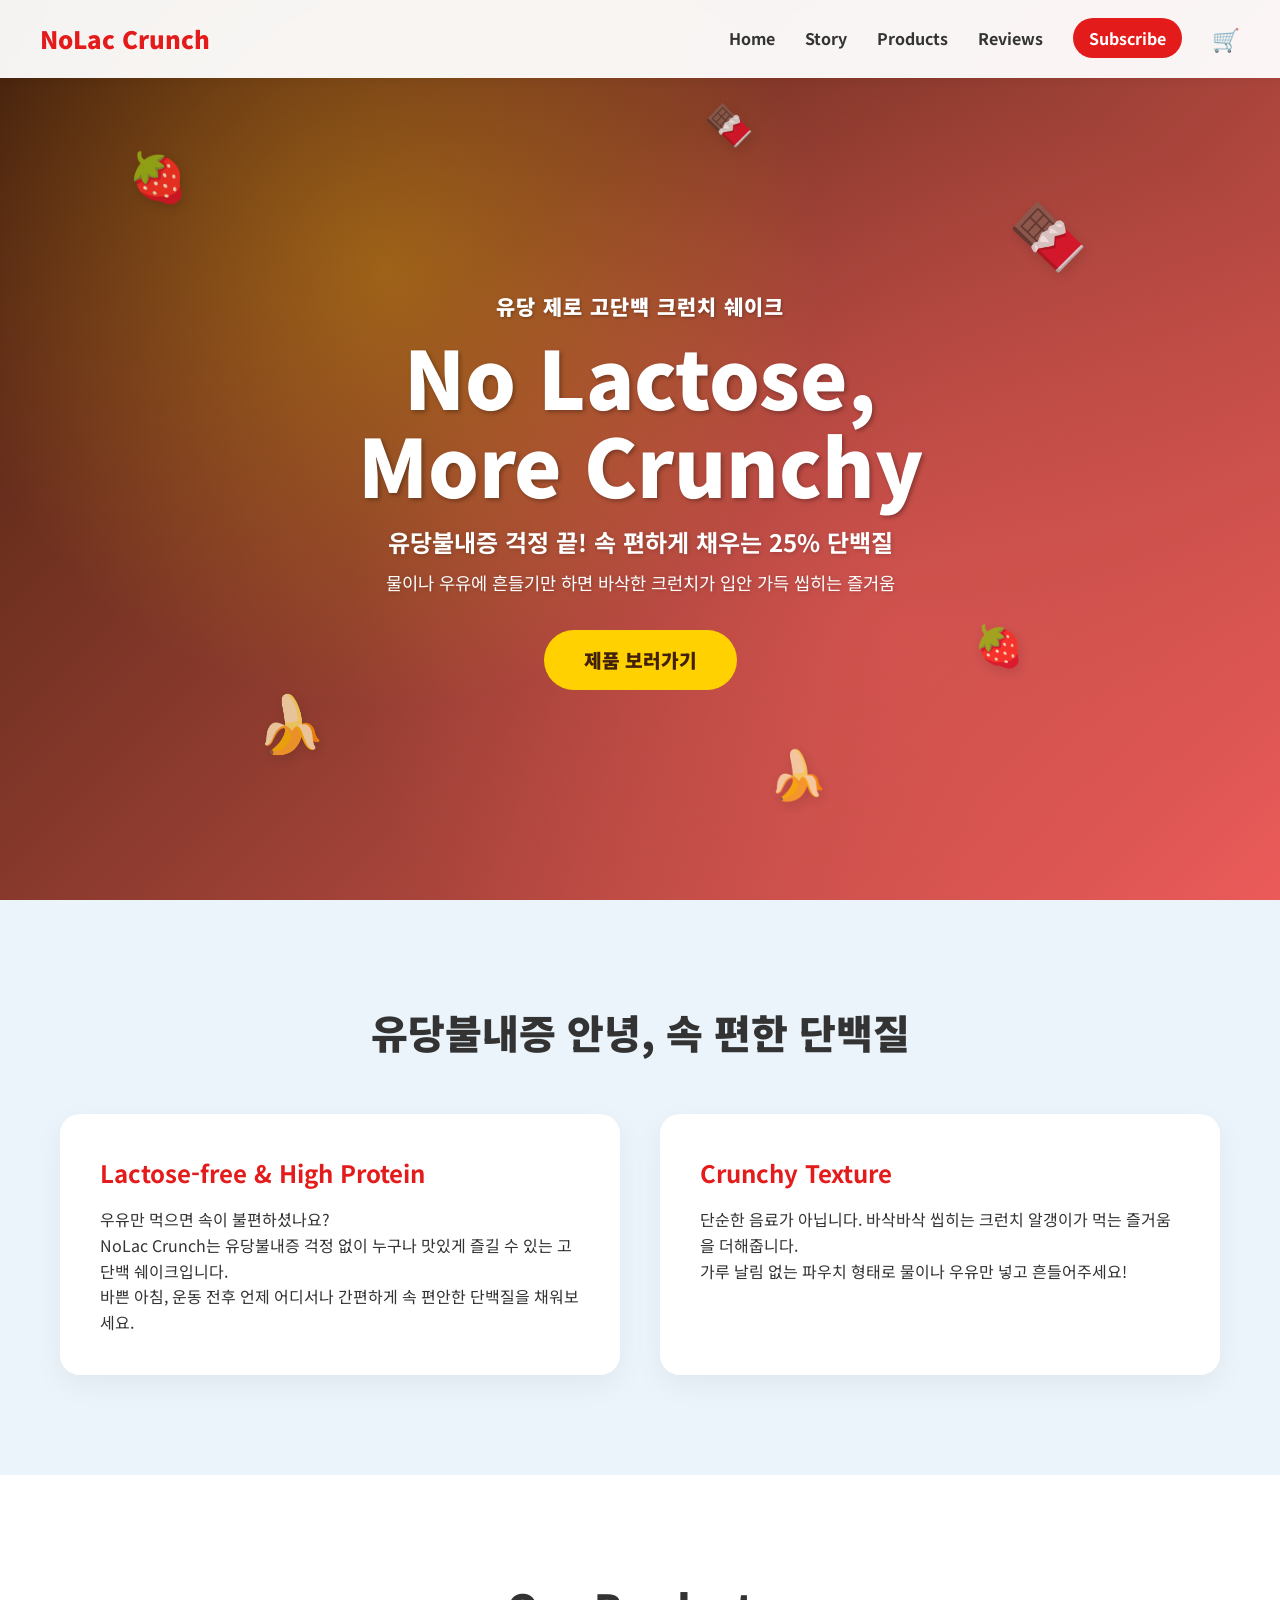
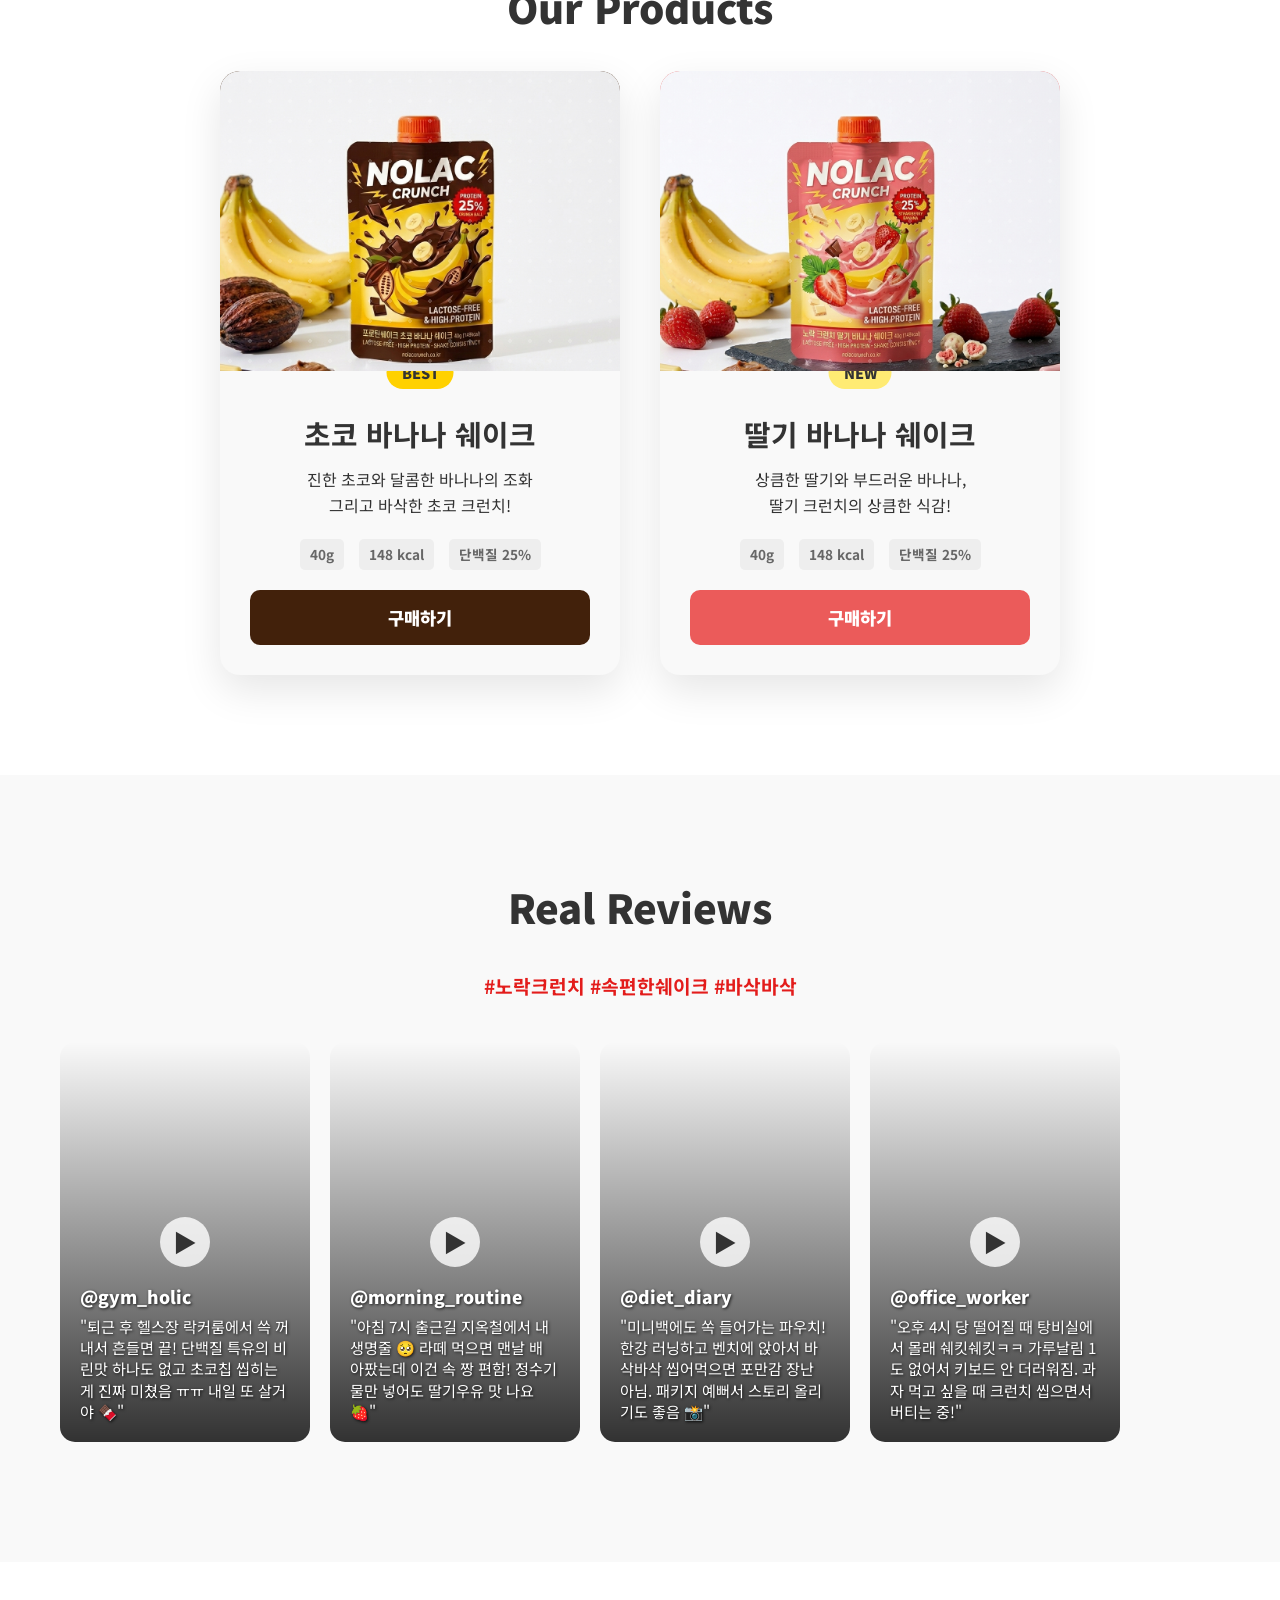
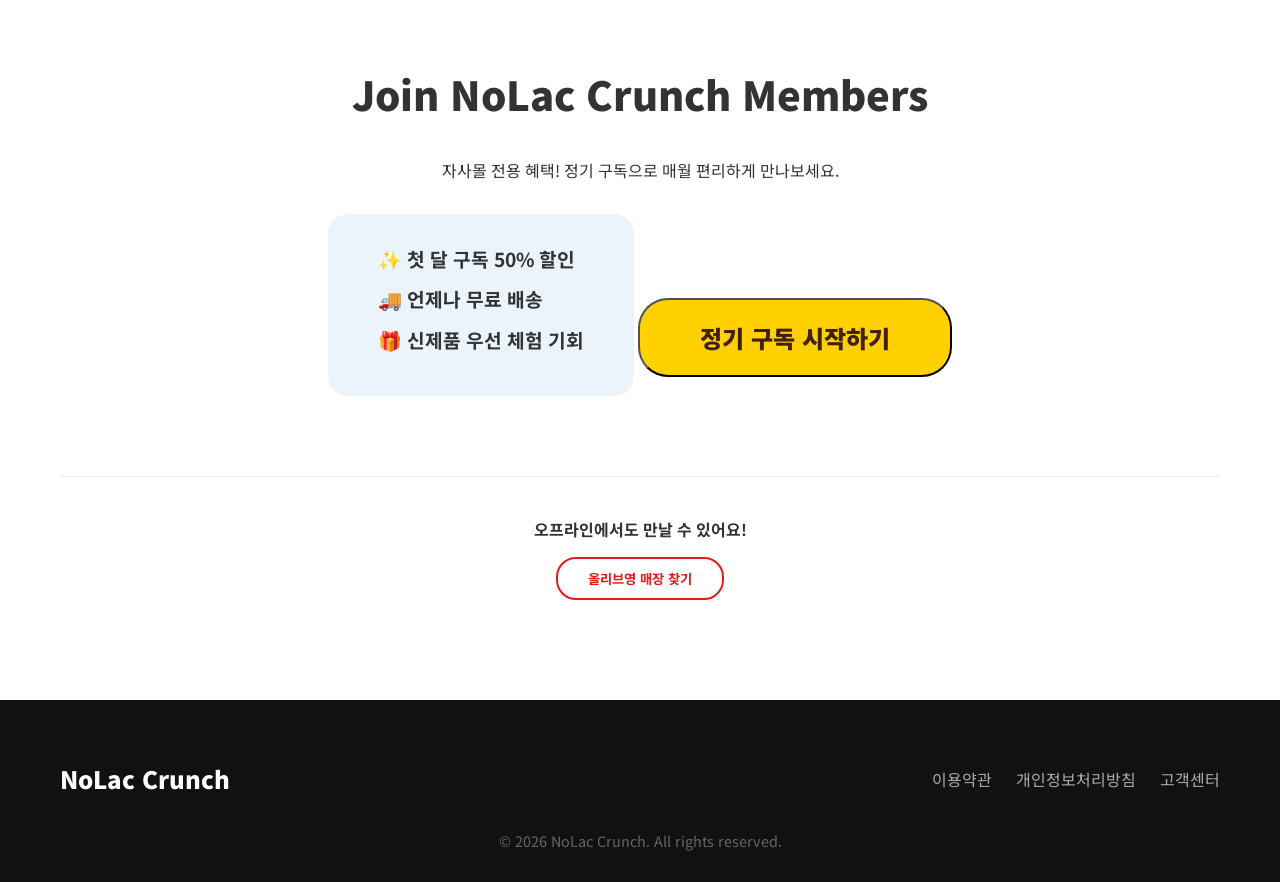
<file: index.html>
<!DOCTYPE html>
<html lang="ko">
<head>
    <meta charset="UTF-8">
    <meta name="viewport" content="width=device-width, initial-scale=1.0">
    <title>NoLac Crunch - 유당은 빼고, 바삭함은 더하다</title>
    <link rel="stylesheet" href="style.css">
    <link href="https://fonts.googleapis.com/css2?family=Noto+Sans+KR:wght@400;700;900&display=swap" rel="stylesheet">
</head>
<body>
    <header class="header">
        <div class="logo">NoLac Crunch</div>
        <nav>
            <ul>
                <li><a href="#hero">Home</a></li>
                <li><a href="#story">Story</a></li>
                <li><a href="#products">Products</a></li>
                <li><a href="#reviews">Reviews</a></li>
                <li><a href="#subscribe" class="btn-subscribe-nav">Subscribe</a></li>
                <li><a href="#" class="cart-icon" onclick="event.preventDefault();">🛒<span class="cart-badge" style="display:none;">0</span></a></li>
            </ul>
        </nav>
    </header>

    <main>
        <section id="hero" class="hero-section">
            <div class="hero-content">
                <p class="animate-up" style="font-size: 1.3rem; font-weight: 900; color: #fff; margin-bottom: 0.5rem; letter-spacing: 1px; text-shadow: 1px 1px 3px rgba(0,0,0,0.3);">유당 제로 고단백 크런치 쉐이크</p>
                <h1 class="animate-up delay-1">No Lactose,<br>More Crunchy</h1>
                <p class="animate-up delay-2" style="margin-bottom: 0.5rem; font-size: 1.5rem;">유당불내증 걱정 끝! 속 편하게 채우는 25% 단백질</p>
                <p class="animate-up delay-2" style="font-size: 1.1rem; font-weight: 400; opacity: 0.9;">물이나 우유에 흔들기만 하면 바삭한 크런치가 입안 가득 씹히는 즐거움</p>
                <div style="margin-top: 2rem;">
                    <a href="#products" class="btn-primary animate-up delay-2">제품 보러가기</a>
                </div>
            </div>
            <div class="hero-bg-overlay"></div>
            <div class="floating-elements">
                <span class="float-item float-1">🍓</span>
                <span class="float-item float-2">🍫</span>
                <span class="float-item float-3">🍌</span>
                <span class="float-item float-4">🍓</span>
                <span class="float-item float-5">🍫</span>
                <span class="float-item float-6">🍌</span>
            </div>
        </section>

        <section id="story" class="story-section">
            <div class="container">
                <h2>유당불내증 안녕, 속 편한 단백질</h2>
                <div class="story-content">
                    <div class="story-text">
                        <h3>Lactose-free & High Protein</h3>
                        <p>우유만 먹으면 속이 불편하셨나요?<br>NoLac Crunch는 유당불내증 걱정 없이 누구나 맛있게 즐길 수 있는 고단백 쉐이크입니다.</p>
                        <p>바쁜 아침, 운동 전후 언제 어디서나 간편하게 속 편안한 단백질을 채워보세요.</p>
                    </div>
                    <div class="story-text">
                        <h3>Crunchy Texture</h3>
                        <p>단순한 음료가 아닙니다. 바삭바삭 씹히는 크런치 알갱이가 먹는 즐거움을 더해줍니다.</p>
                        <p>가루 날림 없는 파우치 형태로 물이나 우유만 넣고 흔들어주세요!</p>
                    </div>
                </div>
            </div>
        </section>

        <section id="products" class="products-section">
            <div class="container">
                <h2>Our Products</h2>
                <div class="product-grid">
                    <div class="product-card choco">
                        <div class="product-image choco-img">
                             <img src="images/choco-banana.png" alt="초코 바나나 쉐이크" style="width: 100%; height: 100%; object-fit: cover; position: relative; z-index: 2;">
                             <div class="crunch-effect" style="z-index: 3;"></div>
                        </div>
                        <div class="product-info">
                            <span class="badge choco-badge">BEST</span>
                            <h3>초코 바나나 쉐이크</h3>
                            <p>진한 초코와 달콤한 바나나의 조화<br>그리고 바삭한 초코 크런치!</p>
                            <ul class="nutrition">
                                <li>40g</li>
                                <li>148 kcal</li>
                                <li>단백질 25%</li>
                            </ul>
                            <button class="btn-buy" onclick="addToCart('초코 바나나 쉐이크')">구매하기</button>
                        </div>
                    </div>

                    <div class="product-card strawberry">
                        <div class="product-image strawberry-img">
                            <img src="images/strawberry-banana.png" alt="딸기 바나나 쉐이크" style="width: 100%; height: 100%; object-fit: cover; position: relative; z-index: 2;">
                            <div class="crunch-effect" style="z-index: 3;"></div>
                        </div>
                        <div class="product-info">
                            <span class="badge strawberry-badge">NEW</span>
                            <h3>딸기 바나나 쉐이크</h3>
                            <p>상큼한 딸기와 부드러운 바나나,<br>딸기 크런치의 상큼한 식감!</p>
                            <ul class="nutrition">
                                <li>40g</li>
                                <li>148 kcal</li>
                                <li>단백질 25%</li>
                            </ul>
                            <button class="btn-buy" onclick="location.href='strawberry-banana.html'">구매하기</button>
                        </div>
                    </div>
                </div>
            </div>
        </section>

        <section id="reviews" class="reviews-section">
            <div class="container">
                <h2>Real Reviews</h2>
                <p class="subtitle">#노락크런치 #속편한쉐이크 #바삭바삭</p>
                <div class="review-gallery">
                    <div class="review-item" style="background: linear-gradient(to bottom, transparent, rgba(0,0,0,0.8)), url('https://images.unsplash.com/photo-1517836357463-d25dfeac3438?auto=format&fit=crop&q=80&w=400') center/cover;">
                        <div class="play-btn">▶</div>
                        <div class="review-text">
                            <span class="review-id">@gym_holic</span>
                            <p class="review-quote">"퇴근 후 헬스장 락커룸에서 쓱 꺼내서 흔들면 끝! 단백질 특유의 비린맛 하나도 없고 초코칩 씹히는게 진짜 미쳤음 ㅠㅠ 내일 또 살거야 🍫"</p>
                        </div>
                    </div>
                    <div class="review-item" style="background: linear-gradient(to bottom, transparent, rgba(0,0,0,0.8)), url('https://images.unsplash.com/photo-1546069901-ba9599a7e63c?auto=format&fit=crop&q=80&w=400') center/cover;">
                        <div class="play-btn">▶</div>
                        <div class="review-text">
                            <span class="review-id">@morning_routine</span>
                            <p class="review-quote">"아침 7시 출근길 지옥철에서 내 생명줄 🥺 라떼 먹으면 맨날 배 아팠는데 이건 속 짱 편함! 정수기 물만 넣어도 딸기우유 맛 나요 🍓"</p>
                        </div>
                    </div>
                    <div class="review-item" style="background: linear-gradient(to bottom, transparent, rgba(0,0,0,0.8)), url('https://images.unsplash.com/photo-1526506114631-50e56cc180d2?auto=format&fit=crop&q=80&w=400') center/cover;">
                        <div class="play-btn">▶</div>
                        <div class="review-text">
                            <span class="review-id">@diet_diary</span>
                            <p class="review-quote">"미니백에도 쏙 들어가는 파우치! 한강 러닝하고 벤치에 앉아서 바삭바삭 씹어먹으면 포만감 장난 아님. 패키지 예뻐서 스토리 올리기도 좋음 📸"</p>
                        </div>
                    </div>
                    <div class="review-item" style="background: linear-gradient(to bottom, transparent, rgba(0,0,0,0.8)), url('https://images.unsplash.com/photo-1498837167922-41c53b4f05f0?auto=format&fit=crop&q=80&w=400') center/cover;">
                        <div class="play-btn">▶</div>
                        <div class="review-text">
                            <span class="review-id">@office_worker</span>
                            <p class="review-quote">"오후 4시 당 떨어질 때 탕비실에서 몰래 쉐킷쉐킷ㅋㅋ 가루날림 1도 없어서 키보드 안 더러워짐. 과자 먹고 싶을 때 크런치 씹으면서 버티는 중!"</p>
                        </div>
                    </div>
                </div>
            </div>
        </section>

        <section id="subscribe" class="subscribe-section">
            <div class="container">
                <h2>Join NoLac Crunch Members</h2>
                <p>자사몰 전용 혜택! 정기 구독으로 매월 편리하게 만나보세요.</p>
                <div class="benefits-box">
                    <ul>
                        <li>✨ 첫 달 구독 50% 할인</li>
                        <li>🚚 언제나 무료 배송</li>
                        <li>🎁 신제품 우선 체험 기회</li>
                    </ul>
                </div>
                <button class="btn-primary large" onclick="location.href='subscribe.html'">정기 구독 시작하기</button>
                <div class="offline-stores">
                    <p>오프라인에서도 만날 수 있어요!</p>
                    <button class="btn-secondary" onclick="location.href='stores.html'">올리브영 매장 찾기</button>
                </div>
            </div>
        </section>
    </main>

    <footer>
        <div class="container">
            <div class="footer-content">
                <div class="brand">NoLac Crunch</div>
                <div class="links">
                    <a href="#">이용약관</a>
                    <a href="#">개인정보처리방침</a>
                    <a href="#">고객센터</a>
                </div>
            </div>
            <p class="copyright">&copy; 2026 NoLac Crunch. All rights reserved.</p>
        </div>
    </footer>

    <script src="script.js"></script>
</body>
</html>
</file>
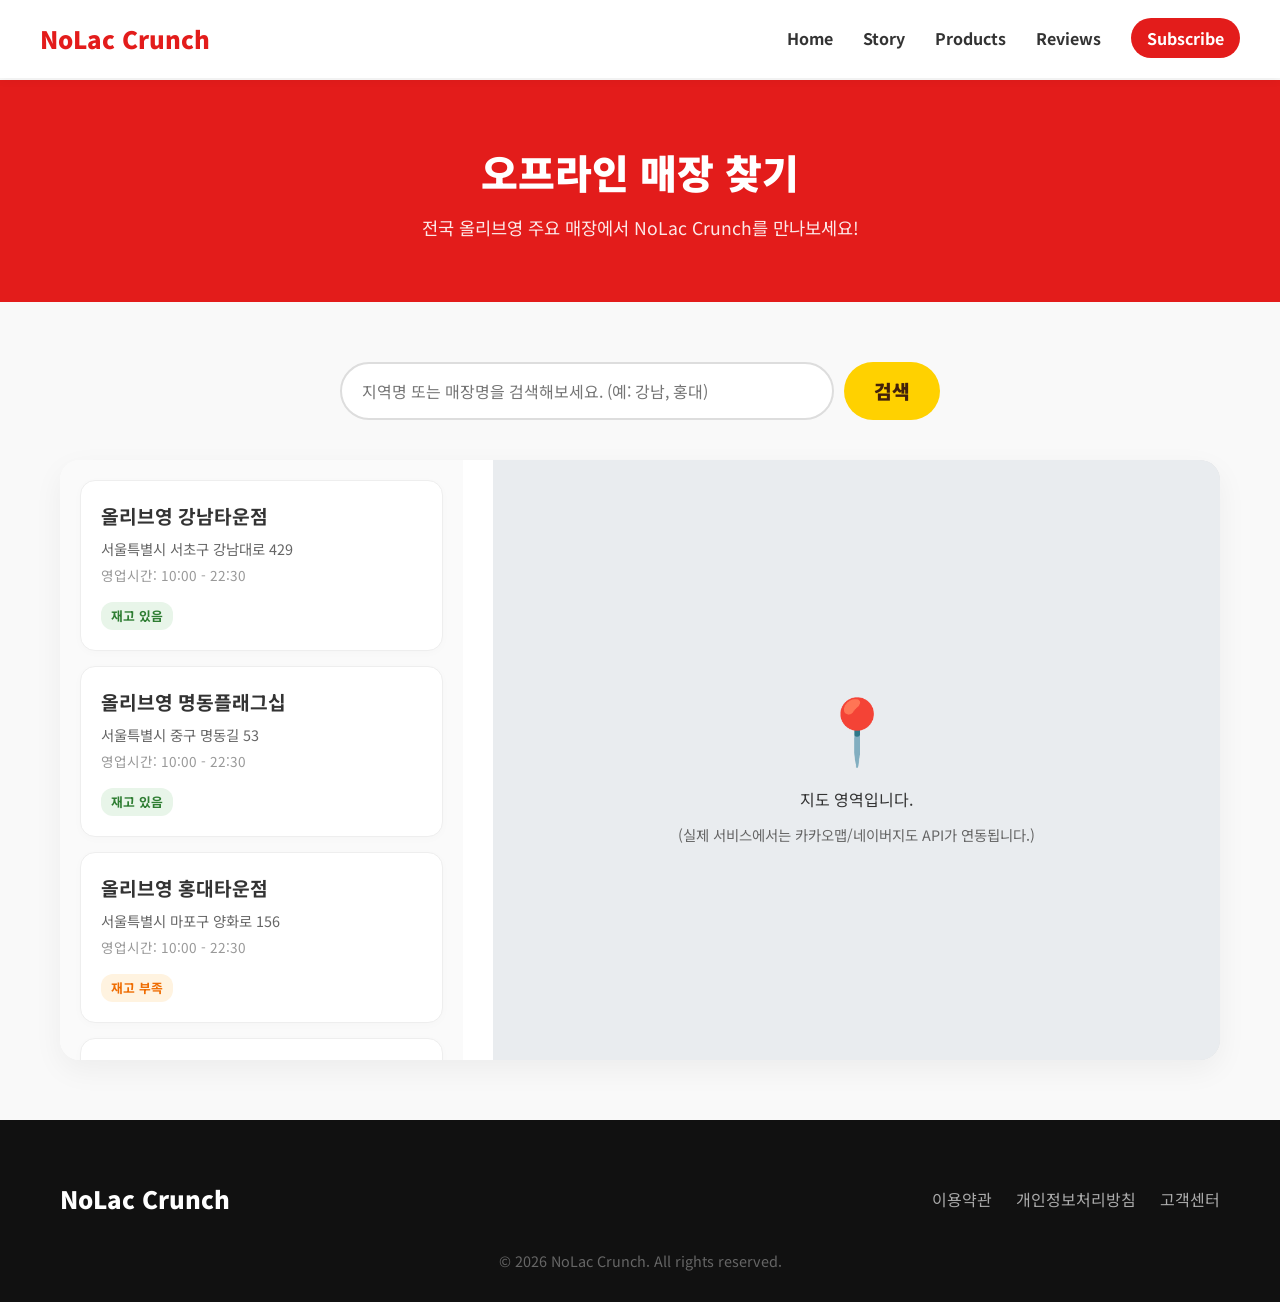
<file: stores.html>
<!DOCTYPE html>
<html lang="ko">
<head>
    <meta charset="UTF-8">
    <meta name="viewport" content="width=device-width, initial-scale=1.0">
    <title>매장 찾기 - NoLac Crunch</title>
    <link rel="stylesheet" href="style.css">
    <link href="https://fonts.googleapis.com/css2?family=Noto+Sans+KR:wght@400;700;900&display=swap" rel="stylesheet">
</head>
<body>
    <header class="header">
        <div class="logo" style="cursor:pointer;" onclick="location.href='index.html'">NoLac Crunch</div>
        <nav>
            <ul>
                <li><a href="index.html#hero">Home</a></li>
                <li><a href="index.html#story">Story</a></li>
                <li><a href="index.html#products">Products</a></li>
                <li><a href="index.html#reviews">Reviews</a></li>
                <li><a href="subscribe.html" class="btn-subscribe-nav">Subscribe</a></li>
            </ul>
        </nav>
    </header>

    <main class="stores-page">
        <section class="stores-hero">
            <div class="container">
                <h1>오프라인 매장 찾기</h1>
                <p>전국 올리브영 주요 매장에서 NoLac Crunch를 만나보세요!</p>
            </div>
        </section>

        <section class="stores-content">
            <div class="container">
                <div class="search-bar">
                    <input type="text" placeholder="지역명 또는 매장명을 검색해보세요. (예: 강남, 홍대)">
                    <button class="btn-primary">검색</button>
                </div>

                <div class="stores-layout">
                    <div class="stores-list">
                        <div class="store-card">
                            <h3>올리브영 강남타운점</h3>
                            <p class="store-address">서울특별시 서초구 강남대로 429</p>
                            <p class="store-hours">영업시간: 10:00 - 22:30</p>
                            <span class="stock-status in-stock">재고 있음</span>
                        </div>
                        <div class="store-card">
                            <h3>올리브영 명동플래그십</h3>
                            <p class="store-address">서울특별시 중구 명동길 53</p>
                            <p class="store-hours">영업시간: 10:00 - 22:30</p>
                            <span class="stock-status in-stock">재고 있음</span>
                        </div>
                        <div class="store-card">
                            <h3>올리브영 홍대타운점</h3>
                            <p class="store-address">서울특별시 마포구 양화로 156</p>
                            <p class="store-hours">영업시간: 10:00 - 22:30</p>
                            <span class="stock-status low-stock">재고 부족</span>
                        </div>
                        <div class="store-card">
                            <h3>올리브영 부산서면점</h3>
                            <p class="store-address">부산광역시 부산진구 중앙대로 692</p>
                            <p class="store-hours">영업시간: 10:30 - 22:00</p>
                            <span class="stock-status in-stock">재고 있음</span>
                        </div>
                        <div class="store-card">
                            <h3>올리브영 대구동성로점</h3>
                            <p class="store-address">대구광역시 중구 동성로 25</p>
                            <p class="store-hours">영업시간: 10:30 - 22:00</p>
                            <span class="stock-status out-of-stock">품절</span>
                        </div>
                    </div>
                    
                    <div class="stores-map">
                        <!-- 지도 API가 연동될 플레이스홀더 영역 -->
                        <div class="map-placeholder">
                            <div class="map-icon">📍</div>
                            <p>지도 영역입니다.</p>
                            <p style="font-size: 0.9rem; color: #666; margin-top: 10px;">(실제 서비스에서는 카카오맵/네이버지도 API가 연동됩니다.)</p>
                        </div>
                    </div>
                </div>
            </div>
        </section>
    </main>

    <footer>
        <div class="container">
            <div class="footer-content">
                <div class="brand">NoLac Crunch</div>
                <div class="links">
                    <a href="#">이용약관</a>
                    <a href="#">개인정보처리방침</a>
                    <a href="#">고객센터</a>
                </div>
            </div>
            <p class="copyright">&copy; 2026 NoLac Crunch. All rights reserved.</p>
        </div>
    </footer>

    <script src="script.js"></script>
</body>
</html>
</file>
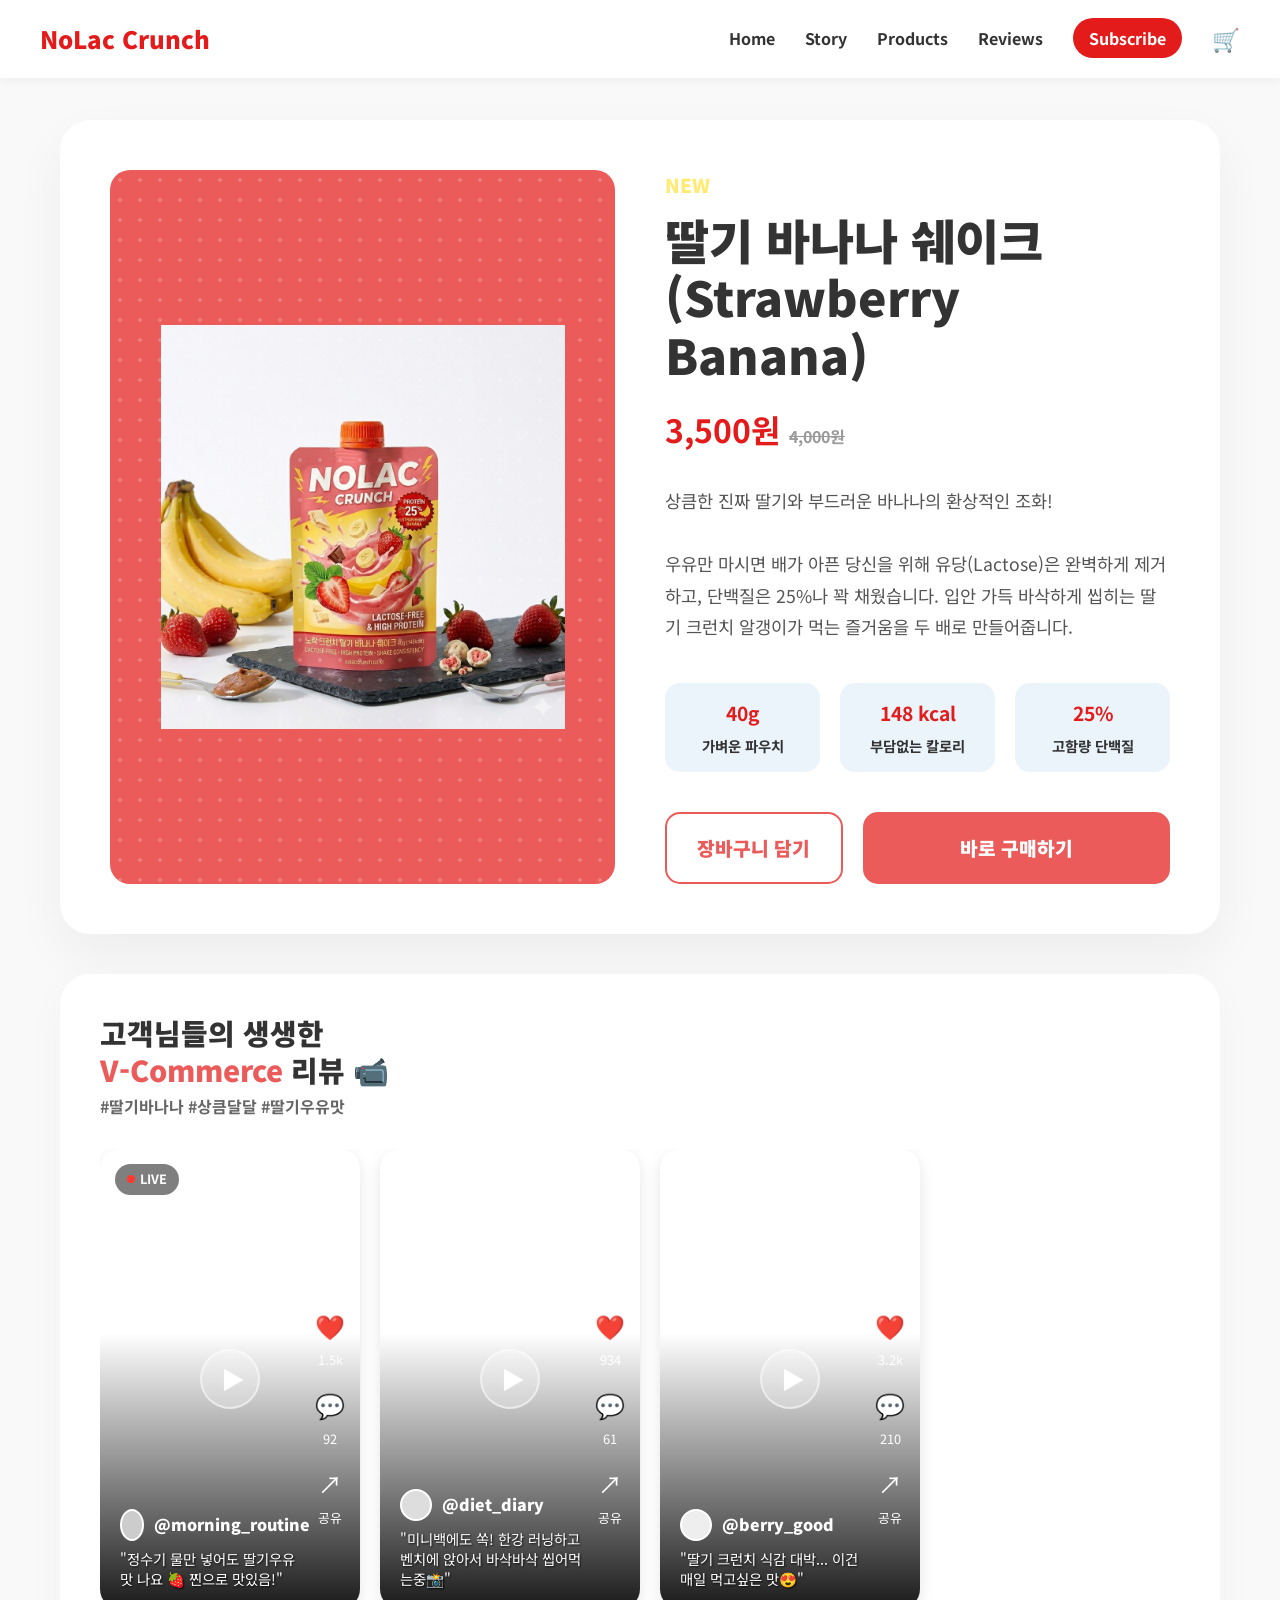
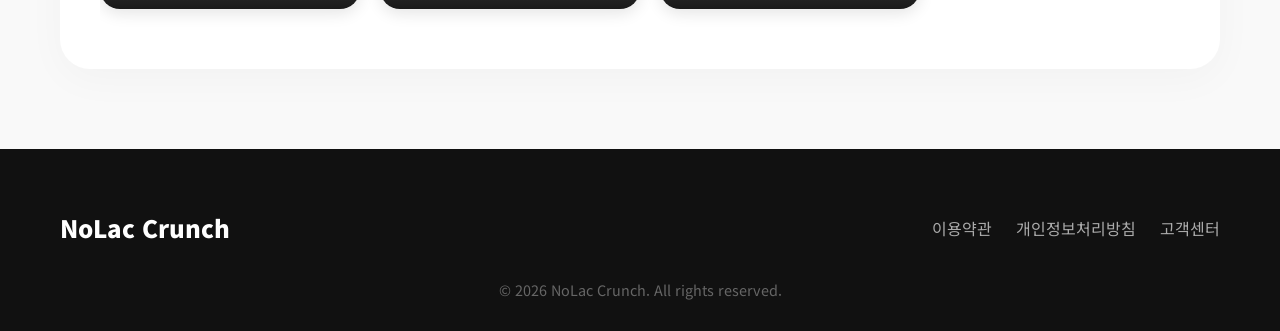
<file: strawberry-banana.html>
<!DOCTYPE html>
<html lang="ko">
<head>
    <meta charset="UTF-8">
    <meta name="viewport" content="width=device-width, initial-scale=1.0">
    <title>딸기 바나나 쉐이크 - NoLac Crunch</title>
    <link rel="stylesheet" href="style.css">
    <link href="https://fonts.googleapis.com/css2?family=Noto+Sans+KR:wght@400;700;900&display=swap" rel="stylesheet">
    <style>
        /* 딸기 바나나 전용 색상 오버라이드 */
        .detail-image-box { background-color: var(--color-berry-main); }
        .detail-category { color: var(--color-berry-point); }
        .btn-cart { border-color: var(--color-berry-main); color: var(--color-berry-main); }
        .btn-cart:hover { background: var(--color-bg-sub); }
        .btn-buy-now { background: var(--color-berry-main); }
        .btn-buy-now:hover { background: #c94d4d; }
    </style>
</head>
<body>
    <header class="header">
        <div class="logo"><a href="index.html">NoLac Crunch</a></div>
        <nav>
            <ul>
                <li><a href="index.html#hero">Home</a></li>
                <li><a href="index.html#story">Story</a></li>
                <li><a href="index.html#products">Products</a></li>
                <li><a href="index.html#reviews">Reviews</a></li>
                <li><a href="index.html#subscribe" class="btn-subscribe-nav">Subscribe</a></li>
                <li><a href="#" class="cart-icon" onclick="event.preventDefault();">🛒<span class="cart-badge" style="display:none;">0</span></a></li>
            </ul>
        </nav>
    </header>

    <main>
        <section class="product-detail-section">
            <div class="container">
                <div class="detail-container">
                    <!-- 왼쪽: 제품 이미지 -->
                    <div class="detail-image-box">
                        <img src="images/strawberry-banana.png" alt="딸기 바나나 쉐이크">
                        <div class="crunch-effect" style="z-index: 3;"></div>
                    </div>
                    
                    <!-- 오른쪽: 제품 정보 -->
                    <div class="detail-info-box">
                        <span class="detail-category">NEW</span>
                        <h1 class="detail-title">딸기 바나나 쉐이크<br>(Strawberry Banana)</h1>
                        <p class="detail-price">3,500원 <span style="font-size: 1rem; color: #999; text-decoration: line-through;">4,000원</span></p>
                        
                        <p class="detail-desc">
                            상큼한 진짜 딸기와 부드러운 바나나의 환상적인 조화!
                            <br><br>
                            우유만 마시면 배가 아픈 당신을 위해 유당(Lactose)은 완벽하게 제거하고, 
                            단백질은 25%나 꽉 채웠습니다. 입안 가득 바삭하게 씹히는 딸기 크런치 알갱이가 
                            먹는 즐거움을 두 배로 만들어줍니다.
                        </p>

                        <div class="detail-features">
                            <div class="feature-item">
                                <h4>40g</h4>
                                <p>가벼운 파우치</p>
                            </div>
                            <div class="feature-item">
                                <h4>148 kcal</h4>
                                <p>부담없는 칼로리</p>
                            </div>
                            <div class="feature-item">
                                <h4>25%</h4>
                                <p>고함량 단백질</p>
                            </div>
                        </div>

                        <div class="detail-actions">
                            <button class="btn-cart" onclick="addToCart('딸기 바나나 쉐이크')">장바구니 담기</button>
                            <button class="btn-buy-now">바로 구매하기</button>
                        </div>
                    </div>
                </div>

                <!-- 상세페이지 전용 숏폼 리뷰 연동 영역 -->
                <div style="margin-top: 40px; background: #fff; border-radius: 30px; padding: 40px; box-shadow: 0 10px 40px rgba(0,0,0,0.03);">
                    <div style="display: flex; justify-content: space-between; align-items: flex-end; margin-bottom: 30px;">
                        <div>
                            <h3 style="font-size: 1.8rem; font-weight: 900; color: #333; line-height: 1.3;">고객님들의 생생한<br><span style="color: var(--color-berry-main);">V-Commerce</span> 리뷰 📹</h3>
                            <p style="color: #666; margin-top: 5px; font-weight: 700;">#딸기바나나 #상큼달달 #딸기우유맛</p>
                        </div>
                    </div>
                    
                    <div style="display: flex; gap: 20px; overflow-x: auto; padding-bottom: 20px; scroll-snap-type: x mandatory; scrollbar-width: none;">
                        <!-- 숏폼 스타일 1 -->
                        <div style="flex: 0 0 260px; height: 460px; border-radius: 20px; background: linear-gradient(to bottom, rgba(0,0,0,0) 40%, rgba(0,0,0,0.9)), url('https://images.unsplash.com/photo-1546069901-ba9599a7e63c?auto=format&fit=crop&w=400&q=80') center/cover; position: relative; scroll-snap-align: start; box-shadow: 0 5px 15px rgba(0,0,0,0.1);">
                            <div style="position: absolute; top: 15px; left: 15px; background: rgba(0,0,0,0.5); color: #fff; padding: 5px 12px; border-radius: 20px; font-size: 0.8rem; font-weight: bold; display: flex; align-items: center; gap: 5px;">
                                <span style="width: 8px; height: 8px; background: #ff3b30; border-radius: 50%; display: inline-block;"></span> LIVE
                            </div>
                            <div style="position: absolute; top: 50%; left: 50%; transform: translate(-50%, -50%); width: 60px; height: 60px; border-radius: 50%; background: rgba(255,255,255,0.25); backdrop-filter: blur(5px); display: flex; justify-content: center; align-items: center; cursor: pointer; border: 2px solid rgba(255,255,255,0.5);">
                                <span style="color: #fff; font-size: 1.5rem; margin-left: 5px;">▶</span>
                            </div>
                            <!-- 우측 아이콘 바 -->
                            <div style="position: absolute; right: 15px; bottom: 80px; display: flex; flex-direction: column; gap: 15px; align-items: center; color: #fff;">
                                <div style="text-align: center;"><div style="font-size: 1.5rem;">❤️</div><span style="font-size: 0.8rem;">1.5k</span></div>
                                <div style="text-align: center;"><div style="font-size: 1.5rem;">💬</div><span style="font-size: 0.8rem;">92</span></div>
                                <div style="text-align: center;"><div style="font-size: 1.5rem;">↗️</div><span style="font-size: 0.8rem;">공유</span></div>
                            </div>
                            <div style="position: absolute; bottom: 20px; left: 20px; right: 50px;">
                                <div style="display: flex; align-items: center; gap: 10px; margin-bottom: 8px;">
                                    <div style="width: 32px; height: 32px; border-radius: 50%; background: #ccc; border: 2px solid #fff;"></div>
                                    <span style="color: #fff; font-weight: 900; font-size: 1rem;">@morning_routine</span>
                                </div>
                                <p style="color: #fff; font-size: 0.9rem; line-height: 1.4; text-shadow: 1px 1px 2px rgba(0,0,0,0.8);">"정수기 물만 넣어도 딸기우유 맛 나요 🍓 찐으로 맛있음!"</p>
                            </div>
                        </div>

                        <!-- 숏폼 스타일 2 -->
                        <div style="flex: 0 0 260px; height: 460px; border-radius: 20px; background: linear-gradient(to bottom, rgba(0,0,0,0) 40%, rgba(0,0,0,0.9)), url('https://images.unsplash.com/photo-1526506114631-50e56cc180d2?auto=format&fit=crop&w=400&q=80') center/cover; position: relative; scroll-snap-align: start; box-shadow: 0 5px 15px rgba(0,0,0,0.1);">
                            <div style="position: absolute; top: 50%; left: 50%; transform: translate(-50%, -50%); width: 60px; height: 60px; border-radius: 50%; background: rgba(255,255,255,0.25); backdrop-filter: blur(5px); display: flex; justify-content: center; align-items: center; cursor: pointer; border: 2px solid rgba(255,255,255,0.5);">
                                <span style="color: #fff; font-size: 1.5rem; margin-left: 5px;">▶</span>
                            </div>
                            <div style="position: absolute; right: 15px; bottom: 80px; display: flex; flex-direction: column; gap: 15px; align-items: center; color: #fff;">
                                <div style="text-align: center;"><div style="font-size: 1.5rem;">❤️</div><span style="font-size: 0.8rem;">934</span></div>
                                <div style="text-align: center;"><div style="font-size: 1.5rem;">💬</div><span style="font-size: 0.8rem;">61</span></div>
                                <div style="text-align: center;"><div style="font-size: 1.5rem;">↗️</div><span style="font-size: 0.8rem;">공유</span></div>
                            </div>
                            <div style="position: absolute; bottom: 20px; left: 20px; right: 50px;">
                                <div style="display: flex; align-items: center; gap: 10px; margin-bottom: 8px;">
                                    <div style="width: 32px; height: 32px; border-radius: 50%; background: #ddd; border: 2px solid #fff;"></div>
                                    <span style="color: #fff; font-weight: 900; font-size: 1rem;">@diet_diary</span>
                                </div>
                                <p style="color: #fff; font-size: 0.9rem; line-height: 1.4; text-shadow: 1px 1px 2px rgba(0,0,0,0.8);">"미니백에도 쏙! 한강 러닝하고 벤치에 앉아서 바삭바삭 씹어먹는중📸"</p>
                            </div>
                        </div>

                        <!-- 숏폼 스타일 3 -->
                        <div style="flex: 0 0 260px; height: 460px; border-radius: 20px; background: linear-gradient(to bottom, rgba(0,0,0,0) 40%, rgba(0,0,0,0.9)), url('https://images.unsplash.com/photo-1550258987-190a2d41a8ba?auto=format&fit=crop&w=400&q=80') center/cover; position: relative; scroll-snap-align: start; box-shadow: 0 5px 15px rgba(0,0,0,0.1);">
                            <div style="position: absolute; top: 50%; left: 50%; transform: translate(-50%, -50%); width: 60px; height: 60px; border-radius: 50%; background: rgba(255,255,255,0.25); backdrop-filter: blur(5px); display: flex; justify-content: center; align-items: center; cursor: pointer; border: 2px solid rgba(255,255,255,0.5);">
                                <span style="color: #fff; font-size: 1.5rem; margin-left: 5px;">▶</span>
                            </div>
                            <div style="position: absolute; right: 15px; bottom: 80px; display: flex; flex-direction: column; gap: 15px; align-items: center; color: #fff;">
                                <div style="text-align: center;"><div style="font-size: 1.5rem;">❤️</div><span style="font-size: 0.8rem;">3.2k</span></div>
                                <div style="text-align: center;"><div style="font-size: 1.5rem;">💬</div><span style="font-size: 0.8rem;">210</span></div>
                                <div style="text-align: center;"><div style="font-size: 1.5rem;">↗️</div><span style="font-size: 0.8rem;">공유</span></div>
                            </div>
                            <div style="position: absolute; bottom: 20px; left: 20px; right: 50px;">
                                <div style="display: flex; align-items: center; gap: 10px; margin-bottom: 8px;">
                                    <div style="width: 32px; height: 32px; border-radius: 50%; background: #eee; border: 2px solid #fff;"></div>
                                    <span style="color: #fff; font-weight: 900; font-size: 1rem;">@berry_good</span>
                                </div>
                                <p style="color: #fff; font-size: 0.9rem; line-height: 1.4; text-shadow: 1px 1px 2px rgba(0,0,0,0.8);">"딸기 크런치 식감 대박... 이건 매일 먹고싶은 맛😍"</p>
                            </div>
                        </div>
                    </div>
                </div>
            </div>
        </section>
    </main>

    <footer>
        <div class="container">
            <div class="footer-content">
                <div class="brand">NoLac Crunch</div>
                <div class="links">
                    <a href="#">이용약관</a>
                    <a href="#">개인정보처리방침</a>
                    <a href="#">고객센터</a>
                </div>
            </div>
            <p class="copyright">&copy; 2026 NoLac Crunch. All rights reserved.</p>
        </div>
    </footer>

    <script src="script.js"></script>
</body>
</html>
</file>
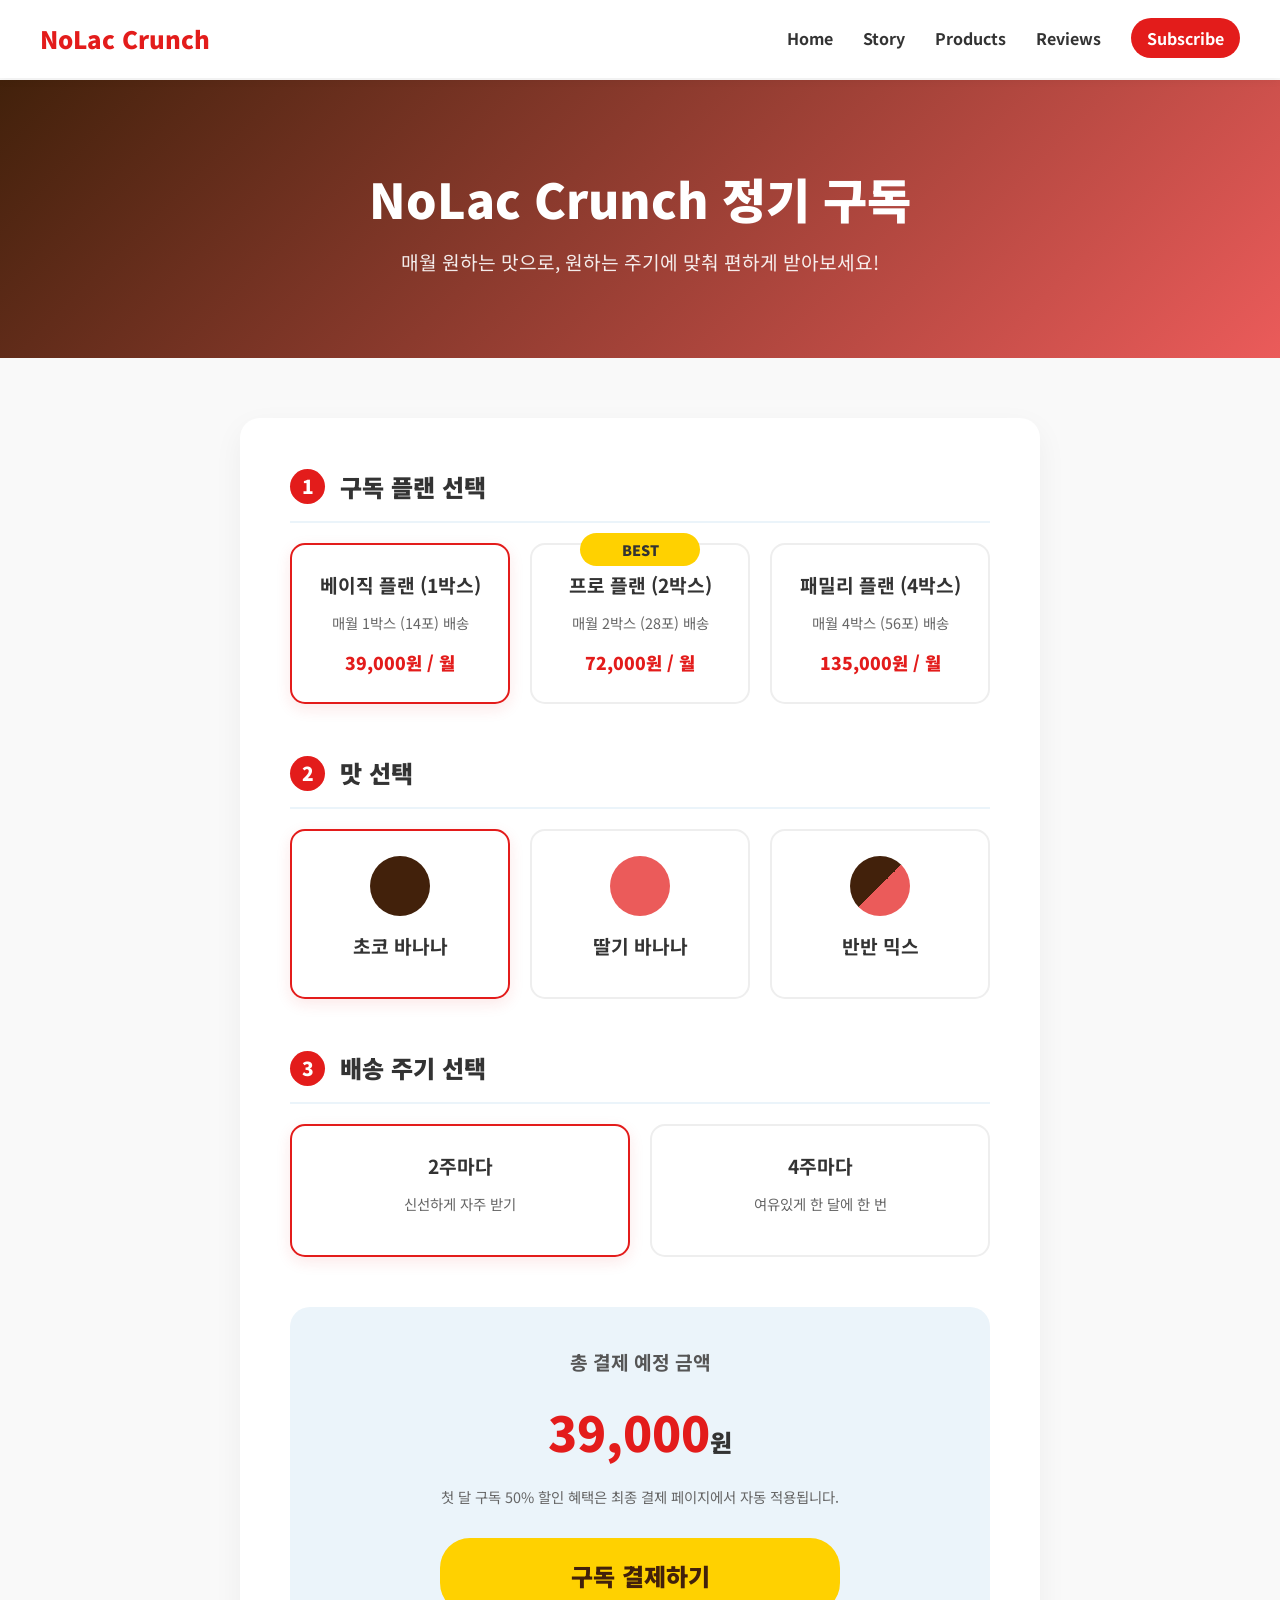
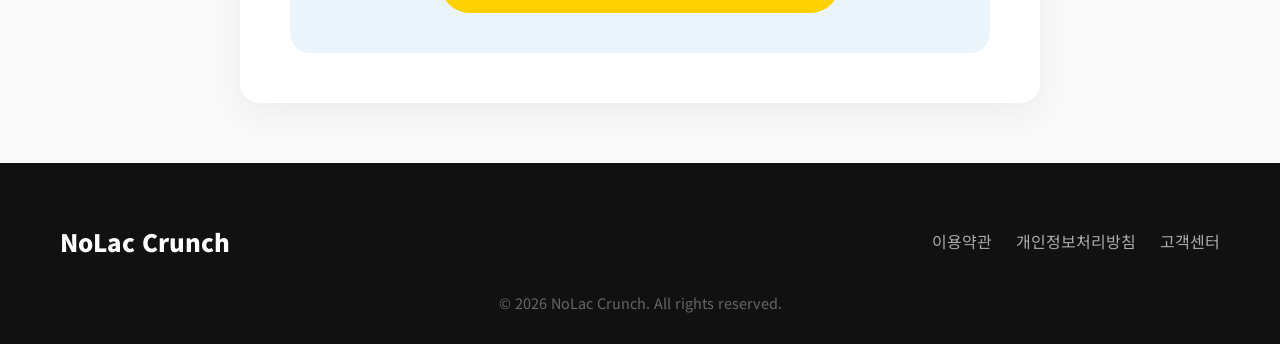
<file: subscribe.html>
<!DOCTYPE html>
<html lang="ko">
<head>
    <meta charset="UTF-8">
    <meta name="viewport" content="width=device-width, initial-scale=1.0">
    <title>정기 구독 - NoLac Crunch</title>
    <link rel="stylesheet" href="style.css">
    <link href="https://fonts.googleapis.com/css2?family=Noto+Sans+KR:wght@400;700;900&display=swap" rel="stylesheet">
</head>
<body>
    <header class="header">
        <div class="logo" style="cursor:pointer;" onclick="location.href='index.html'">NoLac Crunch</div>
        <nav>
            <ul>
                <li><a href="index.html#hero">Home</a></li>
                <li><a href="index.html#story">Story</a></li>
                <li><a href="index.html#products">Products</a></li>
                <li><a href="index.html#reviews">Reviews</a></li>
                <li><a href="subscribe.html" class="btn-subscribe-nav">Subscribe</a></li>
            </ul>
        </nav>
    </header>

    <main class="subscribe-page">
        <section class="subscribe-hero">
            <div class="container">
                <h1>NoLac Crunch 정기 구독</h1>
                <p>매월 원하는 맛으로, 원하는 주기에 맞춰 편하게 받아보세요!</p>
            </div>
        </section>

        <section class="subscribe-form-section">
            <div class="container">
                <form class="subscribe-form" action="#" method="POST" onsubmit="event.preventDefault(); alert('구독 신청이 완료되었습니다! 첫 달 50% 할인 혜택이 적용됩니다.'); location.href='index.html';">
                    
                    <!-- Step 1: 플랜 선택 -->
                    <div class="form-step">
                        <div class="step-header">
                            <span class="step-number">1</span>
                            <h2>구독 플랜 선택</h2>
                        </div>
                        <div class="options-grid">
                            <label class="option-card">
                                <input type="radio" name="plan" value="1box" checked>
                                <div class="card-content">
                                    <h3>베이직 플랜 (1박스)</h3>
                                    <p>매월 1박스 (14포) 배송</p>
                                    <span class="price">39,000원 / 월</span>
                                </div>
                            </label>
                            <label class="option-card">
                                <input type="radio" name="plan" value="2box">
                                <div class="card-content">
                                    <span class="badge choco-badge" style="position:absolute; top:-10px; right:-10px; z-index:10;">BEST</span>
                                    <h3>프로 플랜 (2박스)</h3>
                                    <p>매월 2박스 (28포) 배송</p>
                                    <span class="price">72,000원 / 월</span>
                                </div>
                            </label>
                            <label class="option-card">
                                <input type="radio" name="plan" value="4box">
                                <div class="card-content">
                                    <h3>패밀리 플랜 (4박스)</h3>
                                    <p>매월 4박스 (56포) 배송</p>
                                    <span class="price">135,000원 / 월</span>
                                </div>
                            </label>
                        </div>
                    </div>

                    <!-- Step 2: 맛 선택 -->
                    <div class="form-step">
                        <div class="step-header">
                            <span class="step-number">2</span>
                            <h2>맛 선택</h2>
                        </div>
                        <div class="options-grid">
                            <label class="option-card">
                                <input type="radio" name="flavor" value="choco" checked>
                                <div class="card-content">
                                    <div class="flavor-icon choco-bg"></div>
                                    <h3>초코 바나나</h3>
                                </div>
                            </label>
                            <label class="option-card">
                                <input type="radio" name="flavor" value="strawberry">
                                <div class="card-content">
                                    <div class="flavor-icon strawberry-bg"></div>
                                    <h3>딸기 바나나</h3>
                                </div>
                            </label>
                            <label class="option-card">
                                <input type="radio" name="flavor" value="half">
                                <div class="card-content">
                                    <div class="flavor-icon half-bg"></div>
                                    <h3>반반 믹스</h3>
                                </div>
                            </label>
                        </div>
                    </div>

                    <!-- Step 3: 배송 주기 -->
                    <div class="form-step">
                        <div class="step-header">
                            <span class="step-number">3</span>
                            <h2>배송 주기 선택</h2>
                        </div>
                        <div class="options-grid">
                            <label class="option-card">
                                <input type="radio" name="cycle" value="2weeks" checked>
                                <div class="card-content">
                                    <h3>2주마다</h3>
                                    <p>신선하게 자주 받기</p>
                                </div>
                            </label>
                            <label class="option-card">
                                <input type="radio" name="cycle" value="4weeks">
                                <div class="card-content">
                                    <h3>4주마다</h3>
                                    <p>여유있게 한 달에 한 번</p>
                                </div>
                            </label>
                        </div>
                    </div>

                    <!-- Summary & Submit -->
                    <div class="subscribe-summary">
                        <h3>총 결제 예정 금액</h3>
                        <div class="total-price">39,000<span>원</span></div>
                        <p class="summary-note">첫 달 구독 50% 할인 혜택은 최종 결제 페이지에서 자동 적용됩니다.</p>
                        <button type="submit" class="btn-primary large btn-submit">구독 결제하기</button>
                    </div>

                </form>
            </div>
        </section>
    </main>

    <footer>
        <div class="container">
            <div class="footer-content">
                <div class="brand">NoLac Crunch</div>
                <div class="links">
                    <a href="#">이용약관</a>
                    <a href="#">개인정보처리방침</a>
                    <a href="#">고객센터</a>
                </div>
            </div>
            <p class="copyright">&copy; 2026 NoLac Crunch. All rights reserved.</p>
        </div>
    </footer>

    <script src="script.js"></script>
    <script>
        document.querySelectorAll('input[name="plan"]').forEach(radio => {
            radio.addEventListener('change', (e) => {
                const priceEl = document.querySelector('.total-price');
                if (e.target.value === '1box') {
                    priceEl.innerHTML = '39,000<span>원</span>';
                } else if (e.target.value === '2box') {
                    priceEl.innerHTML = '72,000<span>원</span>';
                } else if (e.target.value === '4box') {
                    priceEl.innerHTML = '135,000<span>원</span>';
                }
            });
        });
    </script>
</body>
</html>
</file>
<file: style.css>
/* CSS Variables - 브랜드 컬러 팔레트 */
:root {
    --color-choco-main: #42210B;
    --color-choco-point: #FFD100;
    --color-berry-main: #EB5B5A;
    --color-berry-point: #FFEB73;
    --color-accent: #E31C1B;
    --color-text-white: #FFFFFF;
    --color-text-dark: #333333;
    --color-bg-sub: #EBF4FA;
    --color-bg-gray: #F9F9F9;
}

/* Reset & Global */
* {
    margin: 0;
    padding: 0;
    box-sizing: border-box;
    font-family: 'Noto Sans KR', sans-serif;
}

body {
    color: var(--color-text-dark);
    line-height: 1.6;
    overflow-x: hidden;
}

a {
    text-decoration: none;
    color: inherit;
}

ul {
    list-style: none;
}

.container {
    max-width: 1200px;
    margin: 0 auto;
    padding: 0 20px;
}

h2 {
    text-align: center;
    font-size: 2.5rem;
    font-weight: 900;
    margin-bottom: 2rem;
    color: var(--color-text-dark);
}

/* Header */
.header {
    position: fixed;
    top: 0;
    left: 0;
    width: 100%;
    padding: 20px 40px;
    display: flex;
    justify-content: space-between;
    align-items: center;
    background-color: rgba(255, 255, 255, 0.95);
    backdrop-filter: blur(5px);
    z-index: 1000;
    box-shadow: 0 2px 10px rgba(0,0,0,0.05);
}

.logo {
    font-size: 1.5rem;
    font-weight: 900;
    color: var(--color-accent);
}

nav ul {
    display: flex;
    gap: 30px;
    align-items: center;
}

nav a {
    font-weight: 700;
    transition: color 0.3s;
}

nav a:hover {
    color: var(--color-accent);
}

.btn-subscribe-nav {
    background-color: var(--color-accent);
    color: var(--color-text-white);
    padding: 8px 16px;
    border-radius: 20px;
}

.btn-subscribe-nav:hover {
    background-color: #c91717;
    color: var(--color-text-white);
}

/* Cart Icon and Badge */
.cart-icon {
    position: relative;
    font-size: 1.4rem;
    cursor: pointer;
    text-decoration: none;
    display: flex;
    align-items: center;
}

.cart-badge {
    position: absolute;
    top: -8px;
    right: -10px;
    background-color: var(--color-accent);
    color: var(--color-text-white);
    font-size: 0.75rem;
    font-weight: 900;
    padding: 2px 6px;
    border-radius: 12px;
    display: none;
    box-shadow: 0 2px 4px rgba(0,0,0,0.2);
}

.cart-icon.bounce {
    animation: bounce 0.3s ease;
}

@keyframes bounce {
    0%, 100% { transform: translateY(0); }
    50% { transform: translateY(-5px); }
}

/* Hero Section */
.hero-section {
    height: 100vh;
    display: flex;
    align-items: center;
    justify-content: center;
    text-align: center;
    position: relative;
    overflow: hidden;
    background: linear-gradient(135deg, var(--color-choco-main) 0%, var(--color-berry-main) 100%);
    color: var(--color-text-white);
    padding-top: 80px;
}

/* 역동적인 배경 효과 (혼합) */
.hero-bg-overlay {
    position: absolute;
    top: 0;
    left: 0;
    width: 100%;
    height: 100%;
    background: radial-gradient(circle at 30% 30%, rgba(255, 209, 0, 0.3) 0%, transparent 40%),
                radial-gradient(circle at 70% 70%, rgba(235, 91, 90, 0.5) 0%, transparent 50%);
    animation: pulseBg 8s infinite alternate ease-in-out;
    z-index: 1;
}

@keyframes pulseBg {
    0% { transform: scale(1); opacity: 0.7; }
    100% { transform: scale(1.2); opacity: 1; }
}

/* Floating Elements */
.floating-elements {
    position: absolute;
    top: 0;
    left: 0;
    width: 100%;
    height: 100%;
    overflow: hidden;
    z-index: 1; /* hero-bg-overlay와 hero-content 사이 */
    pointer-events: none;
}

.float-item {
    position: absolute;
    opacity: 0.8;
    filter: drop-shadow(2px 4px 6px rgba(0,0,0,0.15));
}

.float-1 { top: 15%; left: 10%; font-size: 3rem; animation: float1 6s ease-in-out infinite; }
.float-2 { top: 20%; right: 15%; font-size: 4rem; animation: float2 8s ease-in-out infinite; }
.float-3 { bottom: 15%; left: 20%; font-size: 3.5rem; animation: float2 7s ease-in-out infinite; }
.float-4 { bottom: 25%; right: 20%; font-size: 2.5rem; animation: float1 5s ease-in-out infinite; }
.float-5 { top: 10%; left: 55%; font-size: 2.5rem; animation: float1 9s ease-in-out infinite; }
.float-6 { bottom: 10%; left: 60%; font-size: 3rem; animation: float2 6.5s ease-in-out infinite; }

@keyframes float1 {
    0%, 100% { transform: translateY(0) rotate(0deg); }
    50% { transform: translateY(-30px) rotate(20deg); }
}

@keyframes float2 {
    0%, 100% { transform: translateY(0) rotate(0deg); }
    50% { transform: translateY(30px) rotate(-20deg); }
}

.hero-content {
    position: relative;
    z-index: 2;
}

.hero-section h1 {
    font-size: 5rem;
    font-weight: 900;
    line-height: 1.1;
    margin-bottom: 1rem;
    text-shadow: 2px 2px 4px rgba(0,0,0,0.3);
}

.hero-section p {
    font-size: 1.5rem;
    font-weight: 700;
    margin-bottom: 2rem;
    text-shadow: 1px 1px 4px rgba(0,0,0,0.2);
}

.btn-primary {
    display: inline-block;
    background-color: var(--color-choco-point);
    color: var(--color-choco-main);
    padding: 15px 40px;
    font-size: 1.2rem;
    font-weight: 900;
    border-radius: 30px;
    transition: transform 0.3s, box-shadow 0.3s;
}

.btn-primary:hover {
    transform: translateY(-3px);
    box-shadow: 0 10px 20px rgba(0,0,0,0.2);
}

/* Animations */
.animate-up {
    opacity: 0;
    transform: translateY(30px);
    animation: fadeInUp 0.8s forwards ease-out;
}

.delay-1 { animation-delay: 0.3s; }
.delay-2 { animation-delay: 0.6s; }

@keyframes fadeInUp {
    to {
        opacity: 1;
        transform: translateY(0);
    }
}

/* Story Section */
.story-section {
    padding: 100px 0;
    background-color: var(--color-bg-sub);
}

.story-content {
    display: flex;
    gap: 40px;
    margin-top: 50px;
}

.story-text {
    flex: 1;
    background: #fff;
    padding: 40px;
    border-radius: 20px;
    box-shadow: 0 10px 30px rgba(0,0,0,0.05);
    transition: transform 0.3s;
}

.story-text:hover {
    transform: translateY(-5px);
}

.story-text h3 {
    color: var(--color-accent);
    font-size: 1.5rem;
    margin-bottom: 15px;
}

/* Products Section */
.products-section {
    padding: 100px 0;
    background-color: #fff;
}

.product-grid {
    display: flex;
    gap: 40px;
    justify-content: center;
    flex-wrap: wrap;
}

.product-card {
    width: 400px;
    border-radius: 20px;
    overflow: hidden;
    box-shadow: 0 15px 40px rgba(0,0,0,0.1);
    transition: transform 0.4s;
    background-color: var(--color-bg-gray);
}

.product-card:hover {
    transform: translateY(-10px);
}

.product-image {
    height: 300px;
    position: relative;
    display: flex;
    align-items: center;
    justify-content: center;
    overflow: hidden;
}

.choco-img {
    background-color: var(--color-choco-main);
}

.strawberry-img {
    background-color: var(--color-berry-main);
}

/* 바삭함(Crunch)을 표현하는 파티클 효과 (CSS 기반) */
.crunch-effect {
    position: absolute;
    width: 100%;
    height: 100%;
    background-image: radial-gradient(circle, rgba(255,255,255,0.2) 2px, transparent 2px);
    background-size: 20px 20px;
    animation: moveCrunch 20s linear infinite;
}

@keyframes moveCrunch {
    0% { background-position: 0 0; }
    100% { background-position: 100px 100px; }
}

.product-info {
    padding: 30px;
    text-align: center;
    position: relative;
}

.badge {
    position: absolute;
    top: -15px;
    left: 50%;
    transform: translateX(-50%);
    padding: 5px 15px;
    border-radius: 20px;
    font-weight: 900;
    font-size: 0.9rem;
    color: var(--color-text-dark);
}

.choco-badge {
    background-color: var(--color-choco-point);
}

.strawberry-badge {
    background-color: var(--color-berry-point);
}

.product-info h3 {
    font-size: 1.8rem;
    margin: 10px 0;
}

.nutrition {
    display: flex;
    justify-content: center;
    gap: 15px;
    margin: 20px 0;
    color: #666;
    font-weight: 700;
}

.nutrition li {
    background-color: #eee;
    padding: 5px 10px;
    border-radius: 5px;
    font-size: 0.85rem;
}

.btn-buy {
    width: 100%;
    padding: 15px;
    border: none;
    border-radius: 10px;
    font-size: 1.1rem;
    font-weight: 900;
    cursor: pointer;
    transition: background-color 0.3s;
}

.choco .btn-buy {
    background-color: var(--color-choco-main);
    color: #fff;
}
.choco .btn-buy:hover {
    background-color: #2b1507;
}

.strawberry .btn-buy {
    background-color: var(--color-berry-main);
    color: #fff;
}
.strawberry .btn-buy:hover {
    background-color: #c94d4d;
}

/* Reviews Section */
.reviews-section {
    padding: 100px 0;
    background-color: var(--color-bg-gray);
    text-align: center;
}

.subtitle {
    font-size: 1.2rem;
    color: var(--color-accent);
    font-weight: 700;
    margin-bottom: 40px;
}

.review-gallery {
    display: flex;
    gap: 20px;
    overflow-x: auto;
    padding-bottom: 20px;
}

.review-item {
    min-width: 250px;
    height: 400px;
    background-color: #ddd;
    border-radius: 15px;
    position: relative;
    display: flex;
    align-items: center;
    justify-content: center;
    cursor: pointer;
    transition: transform 0.3s;
    background-image: linear-gradient(to bottom, transparent, rgba(0,0,0,0.5));
}

.review-item:hover {
    transform: scale(1.05);
}

.play-btn {
    width: 50px;
    height: 50px;
    background-color: rgba(255,255,255,0.8);
    border-radius: 50%;
    display: flex;
    align-items: center;
    justify-content: center;
    font-size: 1.5rem;
    color: var(--color-text-dark);
    position: absolute;
    top: 50%;
    transform: translateY(-50%);
}

.review-text {
    position: absolute;
    bottom: 20px;
    left: 20px;
    right: 20px;
    text-align: left;
    color: #fff;
}

.review-id {
    font-weight: 900;
    font-size: 1.1rem;
    display: block;
    margin-bottom: 5px;
    text-shadow: 1px 1px 3px rgba(0,0,0,0.8);
}

.review-quote {
    font-size: 0.95rem;
    line-height: 1.4;
    text-shadow: 1px 1px 3px rgba(0,0,0,0.8);
}

/* Subscribe Section */
.subscribe-section {
    padding: 100px 0;
    text-align: center;
    background-color: #fff;
}

.benefits-box {
    display: inline-block;
    background-color: var(--color-bg-sub);
    padding: 30px 50px;
    border-radius: 20px;
    margin: 30px 0;
    text-align: left;
}

.benefits-box li {
    font-size: 1.2rem;
    font-weight: 700;
    margin-bottom: 10px;
}

.btn-primary.large {
    font-size: 1.5rem;
    padding: 20px 60px;
}

.offline-stores {
    margin-top: 50px;
    padding-top: 40px;
    border-top: 1px solid #eee;
}

.offline-stores p {
    font-weight: 700;
    margin-bottom: 15px;
}

.btn-secondary {
    background-color: transparent;
    border: 2px solid var(--color-accent);
    color: var(--color-accent);
    padding: 10px 30px;
    border-radius: 20px;
    font-weight: 700;
    cursor: pointer;
    transition: all 0.3s;
}

.btn-secondary:hover {
    background-color: var(--color-accent);
    color: #fff;
}

/* Footer */
footer {
    background-color: #111;
    color: #fff;
    padding: 60px 0 30px;
}

.footer-content {
    display: flex;
    justify-content: space-between;
    align-items: center;
    margin-bottom: 30px;
}

.footer-content .brand {
    font-size: 1.5rem;
    font-weight: 900;
}

.footer-content .links a {
    margin-left: 20px;
    color: #aaa;
    transition: color 0.3s;
}

.footer-content .links a:hover {
    color: #fff;
}

.copyright {
    text-align: center;
    color: #666;
    font-size: 0.9rem;
}

/* Product Detail Page */
.product-detail-section {
    padding: 120px 0 80px;
    background-color: var(--color-bg-gray);
    min-height: 100vh;
}

.detail-container {
    display: flex;
    gap: 50px;
    background: #fff;
    border-radius: 30px;
    padding: 50px;
    box-shadow: 0 20px 50px rgba(0,0,0,0.05);
}

.detail-image-box {
    flex: 1;
    border-radius: 20px;
    overflow: hidden;
    position: relative;
    background-color: var(--color-choco-main);
    display: flex;
    align-items: center;
    justify-content: center;
    min-height: 500px;
}

.detail-image-box img {
    width: 80%;
    height: auto;
    position: relative;
    z-index: 2;
    transition: transform 0.5s;
}

.detail-image-box:hover img {
    transform: scale(1.05);
}

.detail-info-box {
    flex: 1;
    display: flex;
    flex-direction: column;
    justify-content: center;
}

.detail-category {
    color: var(--color-choco-point);
    font-weight: 900;
    font-size: 1.2rem;
    margin-bottom: 10px;
}

.detail-title {
    font-size: 3rem;
    font-weight: 900;
    color: var(--color-text-dark);
    margin-bottom: 20px;
    line-height: 1.2;
}

.detail-price {
    font-size: 2rem;
    font-weight: 700;
    color: var(--color-accent);
    margin-bottom: 30px;
}

.detail-desc {
    font-size: 1.1rem;
    color: #555;
    margin-bottom: 40px;
    line-height: 1.8;
}

.detail-features {
    display: flex;
    gap: 20px;
    margin-bottom: 40px;
}

.feature-item {
    background: var(--color-bg-sub);
    padding: 15px 20px;
    border-radius: 15px;
    text-align: center;
    flex: 1;
}

.feature-item h4 {
    color: var(--color-accent);
    font-size: 1.2rem;
    margin-bottom: 5px;
}

.feature-item p {
    font-size: 0.9rem;
    font-weight: 700;
    color: var(--color-text-dark);
}

.detail-actions {
    display: flex;
    gap: 20px;
}

.btn-cart {
    flex: 1;
    padding: 20px;
    border: 2px solid var(--color-choco-main);
    background: transparent;
    color: var(--color-choco-main);
    font-size: 1.2rem;
    font-weight: 900;
    border-radius: 15px;
    cursor: pointer;
    transition: all 0.3s;
}

.btn-cart:hover {
    background: var(--color-bg-sub);
}

.btn-buy-now {
    flex: 2;
    padding: 20px;
    border: none;
    background: var(--color-choco-main);
    color: #fff;
    font-size: 1.2rem;
    font-weight: 900;
    border-radius: 15px;
    cursor: pointer;
    transition: background 0.3s;
}

.btn-buy-now:hover {
    background: #2b1507;
}

/* Responsive */
@media (max-width: 768px) {
    .hero-section h1 { font-size: 3rem; }
    .story-content { flex-direction: column; }
    .product-card { width: 100%; }
    .header { padding: 15px 20px; }
    nav ul { display: none; } /* 심플 모바일 대응 */
    .detail-container { flex-direction: column; padding: 20px; }
    .detail-title { font-size: 2rem; }
    .detail-actions { flex-direction: column; }
}

/* Subscribe Page Styles */
.subscribe-page {
    padding-top: 80px;
    background-color: var(--color-bg-gray);
    min-height: 100vh;
}

.subscribe-hero {
    background: linear-gradient(135deg, var(--color-choco-main) 0%, var(--color-berry-main) 100%);
    color: var(--color-text-white);
    text-align: center;
    padding: 80px 20px;
}

.subscribe-hero h1 {
    font-size: 3rem;
    font-weight: 900;
    margin-bottom: 10px;
}

.subscribe-hero p {
    font-size: 1.2rem;
    opacity: 0.9;
}

.subscribe-form-section {
    padding: 60px 0;
}

.subscribe-form {
    max-width: 800px;
    margin: 0 auto;
    background: #fff;
    border-radius: 20px;
    padding: 50px;
    box-shadow: 0 10px 30px rgba(0,0,0,0.05);
}

.form-step {
    margin-bottom: 50px;
}

.step-header {
    display: flex;
    align-items: center;
    margin-bottom: 20px;
    border-bottom: 2px solid var(--color-bg-sub);
    padding-bottom: 15px;
}

.step-number {
    display: flex;
    align-items: center;
    justify-content: center;
    width: 35px;
    height: 35px;
    background-color: var(--color-accent);
    color: #fff;
    font-weight: 900;
    border-radius: 50%;
    margin-right: 15px;
    font-size: 1.2rem;
}

.step-header h2 {
    margin: 0;
    font-size: 1.5rem;
    text-align: left;
    color: var(--color-text-dark);
}

.options-grid {
    display: grid;
    grid-template-columns: repeat(auto-fit, minmax(200px, 1fr));
    gap: 20px;
}

.option-card {
    cursor: pointer;
    position: relative;
    display: block;
}

.option-card input[type="radio"] {
    position: absolute;
    opacity: 0;
    width: 0;
    height: 0;
}

.option-card .card-content {
    border: 2px solid #eee;
    border-radius: 15px;
    padding: 25px 20px;
    text-align: center;
    transition: all 0.3s;
    height: 100%;
    display: flex;
    flex-direction: column;
    align-items: center;
    justify-content: center;
    background-color: #fff;
}

.option-card:hover .card-content {
    border-color: #ddd;
    background-color: var(--color-bg-gray);
}

.option-card input[type="radio"]:checked + .card-content {
    border-color: var(--color-accent);
    background-color: #fff;
    box-shadow: 0 5px 15px rgba(227, 28, 27, 0.1);
}

.card-content h3 {
    font-size: 1.2rem;
    margin-bottom: 10px;
    color: var(--color-text-dark);
}

.card-content p {
    font-size: 0.9rem;
    color: #666;
    margin-bottom: 15px;
}

.card-content .price {
    font-weight: 900;
    color: var(--color-accent);
    font-size: 1.1rem;
    margin-top: auto;
}

.flavor-icon {
    width: 60px;
    height: 60px;
    border-radius: 50%;
    margin-bottom: 15px;
}

.choco-bg { background-color: var(--color-choco-main); }
.strawberry-bg { background-color: var(--color-berry-main); }
.half-bg { background: linear-gradient(135deg, var(--color-choco-main) 50%, var(--color-berry-main) 50%); }

.subscribe-summary {
    background-color: var(--color-bg-sub);
    padding: 40px;
    border-radius: 20px;
    text-align: center;
    margin-top: 50px;
}

.subscribe-summary h3 {
    font-size: 1.2rem;
    color: #555;
    margin-bottom: 15px;
}

.total-price {
    font-size: 3rem;
    font-weight: 900;
    color: var(--color-accent);
    margin-bottom: 15px;
}

.total-price span {
    font-size: 1.5rem;
    color: var(--color-text-dark);
}

.summary-note {
    font-size: 0.9rem;
    color: #666;
    margin-bottom: 30px;
}

.btn-submit {
    width: 100%;
    max-width: 400px;
    font-size: 1.3rem;
    border: none;
    cursor: pointer;
}

@media (max-width: 768px) {
    .subscribe-form {
        padding: 30px 20px;
    }
    .options-grid {
        grid-template-columns: 1fr;
    }
}

/* Stores Page Styles */
.stores-page {
    padding-top: 80px;
    background-color: var(--color-bg-gray);
    min-height: 100vh;
}

.stores-hero {
    background-color: var(--color-accent);
    color: var(--color-text-white);
    text-align: center;
    padding: 60px 20px;
}

.stores-hero h1 {
    font-size: 2.5rem;
    font-weight: 900;
    margin-bottom: 10px;
    color: var(--color-text-white);
}

.stores-hero p {
    font-size: 1.1rem;
    opacity: 0.9;
}

.stores-content {
    padding: 60px 0;
}

.search-bar {
    display: flex;
    gap: 10px;
    max-width: 600px;
    margin: 0 auto 40px;
}

.search-bar input {
    flex: 1;
    padding: 15px 20px;
    border: 2px solid #ddd;
    border-radius: 30px;
    font-size: 1rem;
    outline: none;
    transition: border-color 0.3s;
}

.search-bar input:focus {
    border-color: var(--color-accent);
}

.search-bar .btn-primary {
    padding: 15px 30px;
    border: none;
    border-radius: 30px;
    cursor: pointer;
}

.stores-layout {
    display: flex;
    gap: 30px;
    height: 600px;
    background: #fff;
    border-radius: 20px;
    overflow: hidden;
    box-shadow: 0 10px 30px rgba(0,0,0,0.05);
}

.stores-list {
    flex: 1;
    overflow-y: auto;
    padding: 20px;
    background-color: #fafafa;
}

.stores-list::-webkit-scrollbar {
    width: 8px;
}
.stores-list::-webkit-scrollbar-thumb {
    background-color: #ccc;
    border-radius: 4px;
}

.store-card {
    background: #fff;
    padding: 20px;
    border-radius: 15px;
    margin-bottom: 15px;
    box-shadow: 0 2px 10px rgba(0,0,0,0.02);
    border: 1px solid #eee;
    cursor: pointer;
    transition: transform 0.2s, border-color 0.2s;
}

.store-card:hover {
    transform: translateY(-2px);
    border-color: var(--color-accent);
}

.store-card h3 {
    font-size: 1.2rem;
    color: var(--color-text-dark);
    margin-bottom: 5px;
}

.store-address {
    font-size: 0.9rem;
    color: #666;
    margin-bottom: 5px;
}

.store-hours {
    font-size: 0.85rem;
    color: #999;
    margin-bottom: 15px;
}

.stock-status {
    display: inline-block;
    padding: 4px 10px;
    border-radius: 12px;
    font-size: 0.8rem;
    font-weight: 700;
}

.in-stock {
    background-color: #e8f5e9;
    color: #2e7d32;
}

.low-stock {
    background-color: #fff3e0;
    color: #ef6c00;
}

.out-of-stock {
    background-color: #ffebee;
    color: #c62828;
}

.stores-map {
    flex: 2;
    background-color: #e0e0e0;
    position: relative;
}

.map-placeholder {
    position: absolute;
    top: 0;
    left: 0;
    width: 100%;
    height: 100%;
    display: flex;
    flex-direction: column;
    align-items: center;
    justify-content: center;
    background: #e9ecef;
}

.map-icon {
    font-size: 4rem;
    margin-bottom: 10px;
    color: var(--color-accent);
}

@media (max-width: 768px) {
    .stores-layout {
        flex-direction: column;
        height: auto;
    }
    .stores-map {
        height: 300px;
    }
    .stores-list {
        max-height: 400px;
    }
}
</file>
